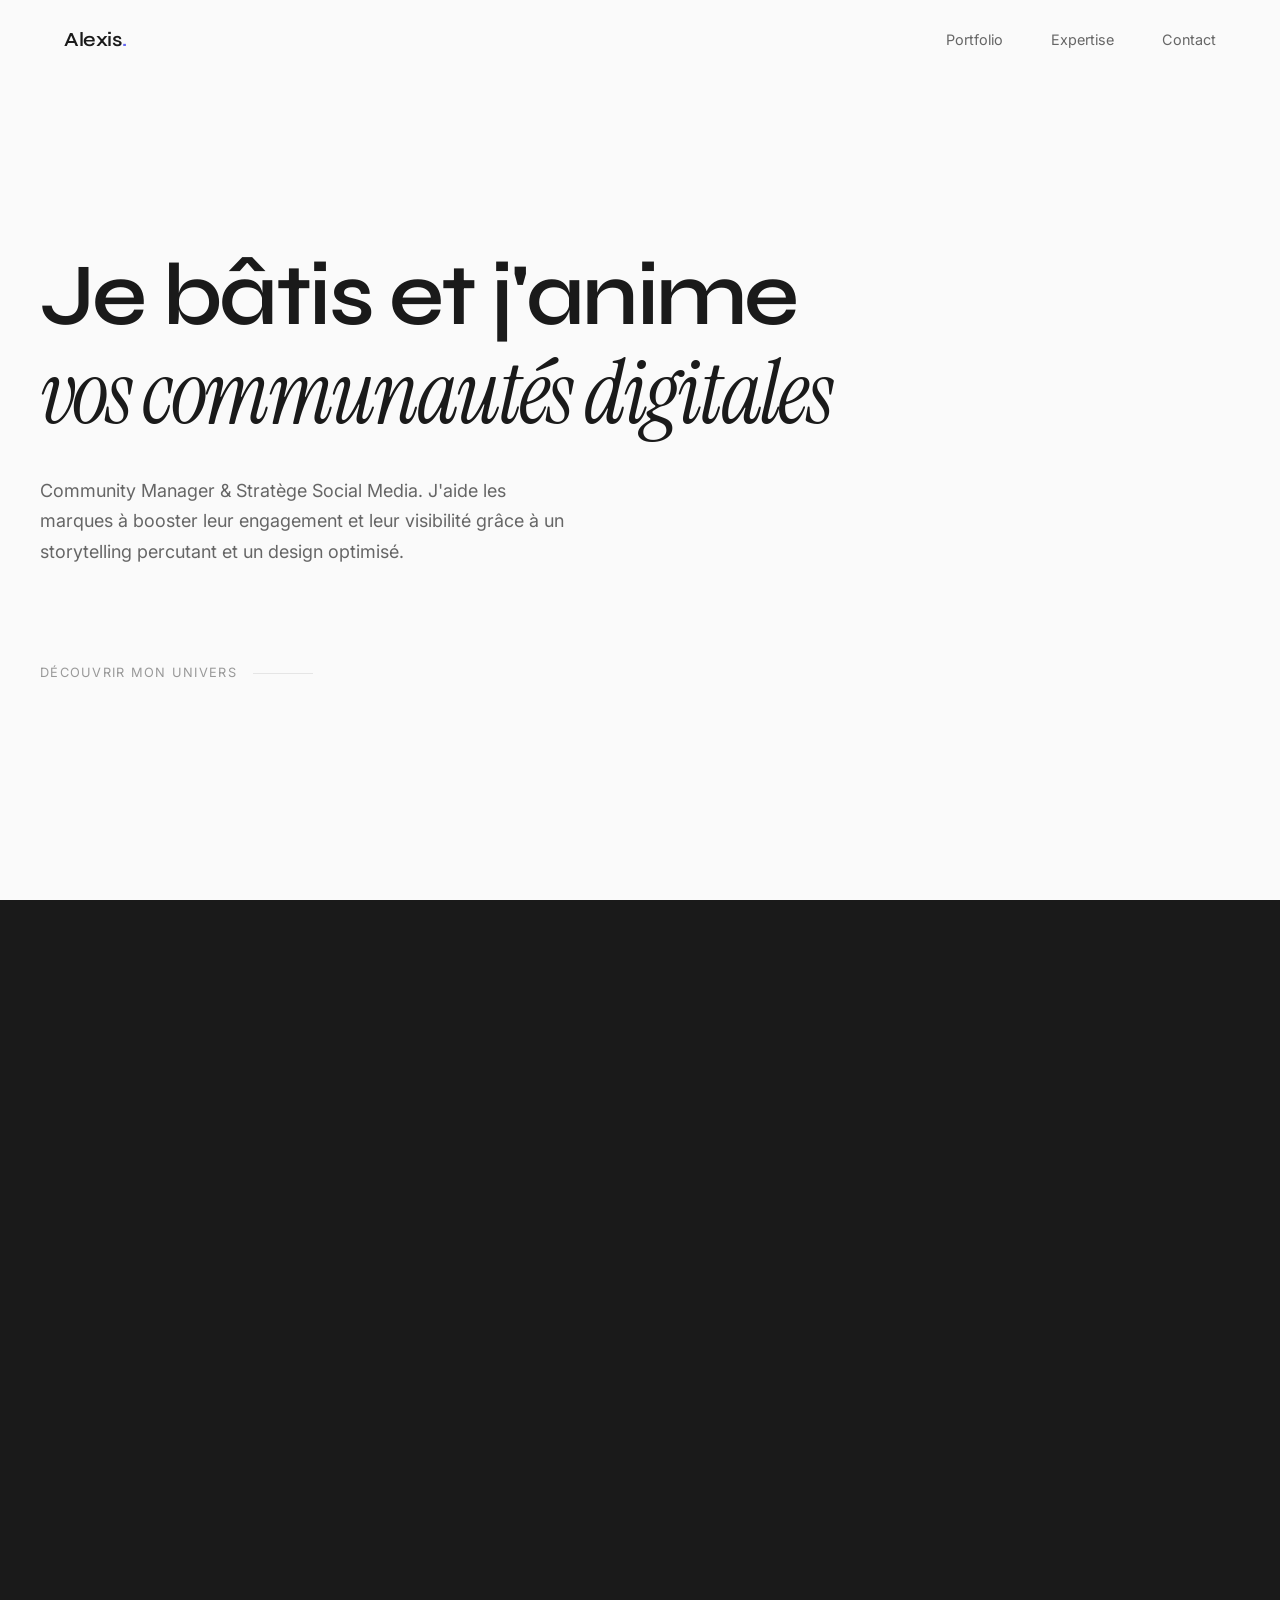
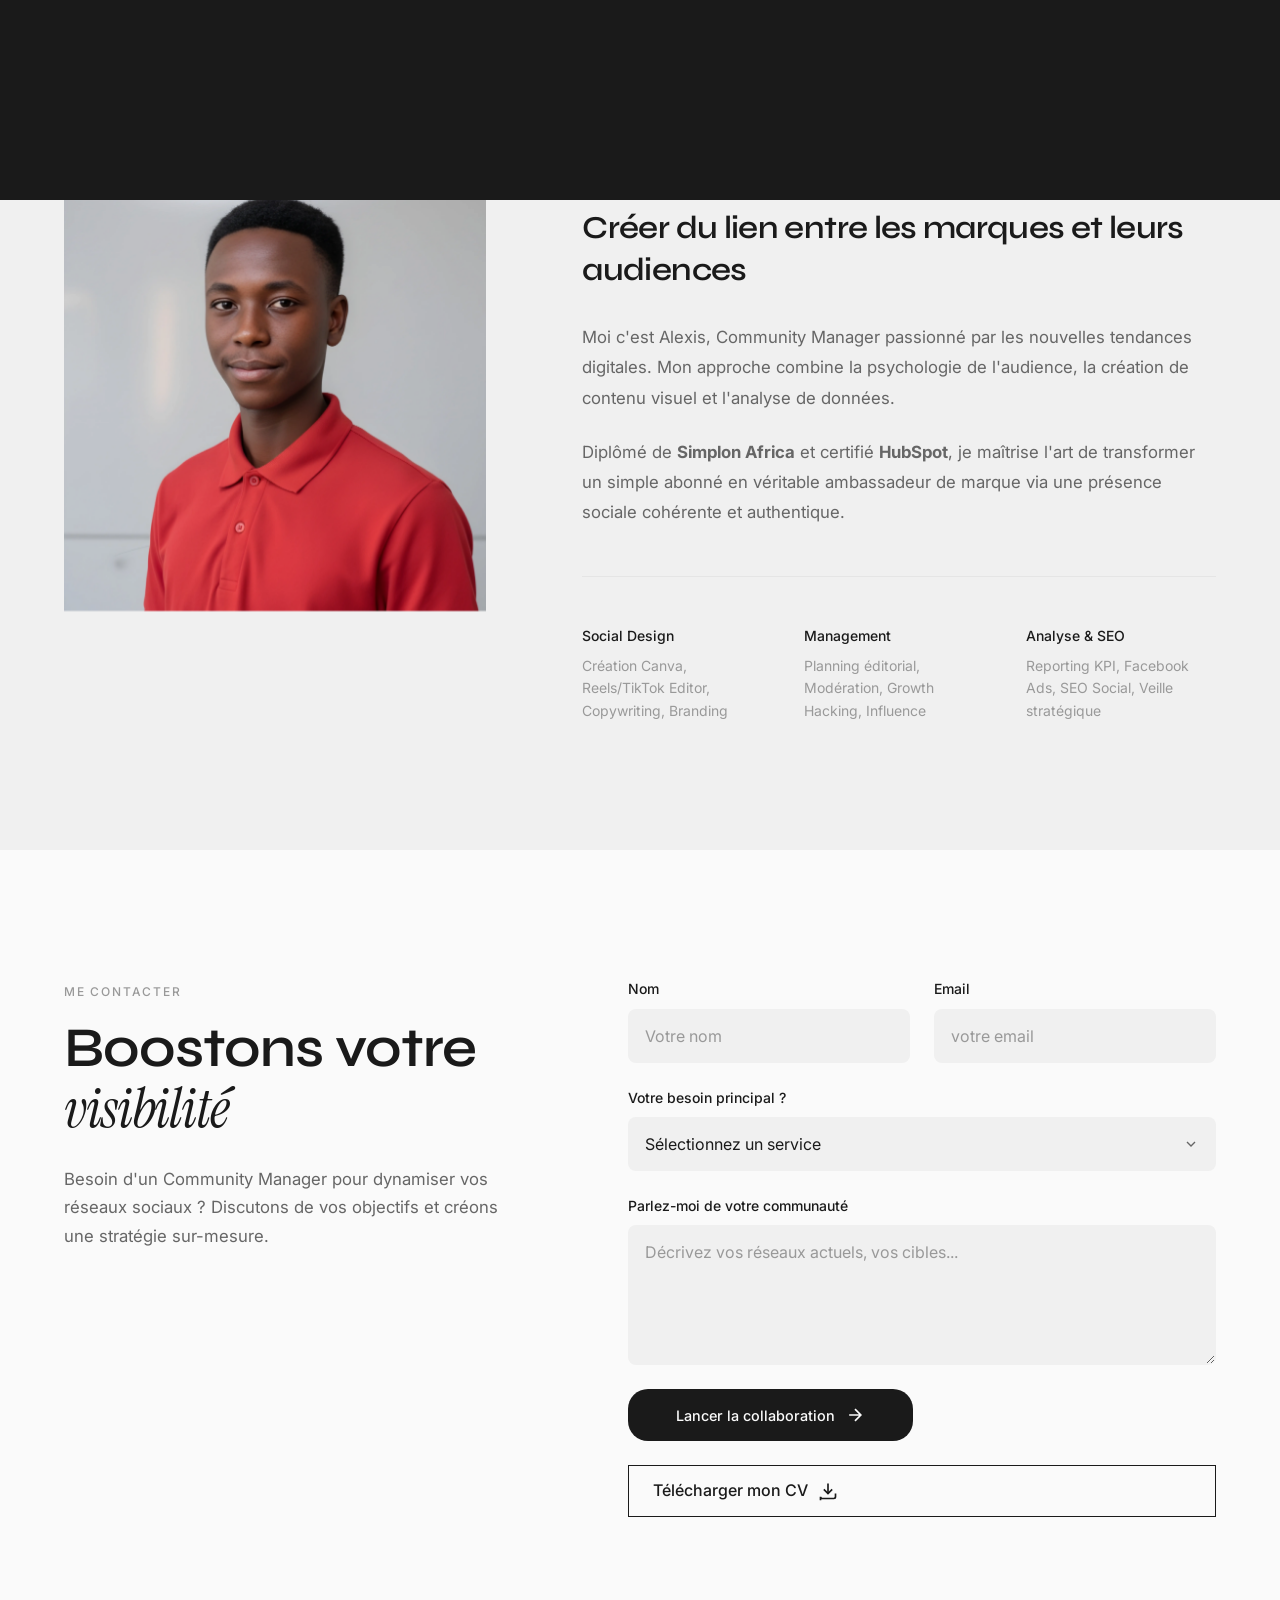
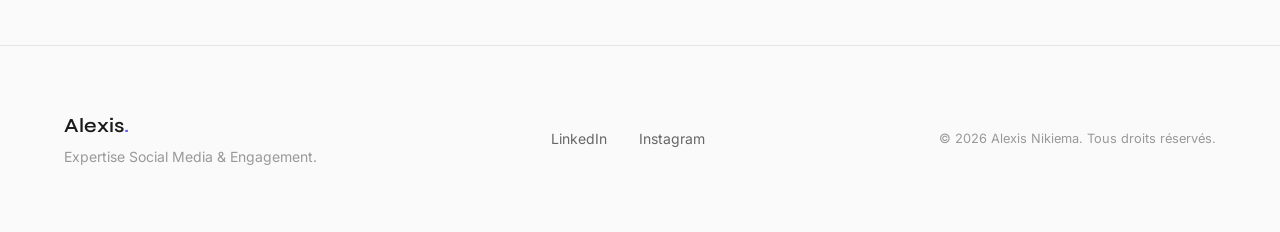
<file: index.html>
<!DOCTYPE html>
<html lang="fr">
<head>
    <meta charset="UTF-8">
    <meta name="viewport" content="width=device-width, initial-scale=1.0">
    <meta name="description" content="Alexis Nikiema - Community Manager & Social Media Manager. Expert en stratégie de contenu, engagement d'audience et design social media.">
    <title>Alexis Nikiema | Community Manager & Expert Social Media</title>
    
    <link rel="preconnect" href="https://fonts.googleapis.com">
    <link rel="preconnect" href="https://fonts.gstatic.com" crossorigin>
    <link rel="preconnect" href="https://wqzpyxqdrtnzbgegbdqk.supabase.co">
    <link href="https://fonts.googleapis.com/css2?family=Instrument+Serif:ital@0;1&family=Inter:wght@300;400;500&family=Syne:wght@400;500;600;700&display=swap" rel="stylesheet">
    <link rel="icon" href="img/profils.webp" type="image/webp">
    <link rel="shortcut icon" href="img/profils.webp" type="image/webp">
    <link rel="apple-touch-icon" href="img/profils.webp">
    
    <link rel="stylesheet" href="css/style.css">
    
    <script>
        // Config publique — Supabase en lecture avec la clé ANON uniquement.
        window.SUPABASE_URL = 'https://wqzpyxqdrtnzbgegbdqk.supabase.co';
        window.SUPABASE_ANON_KEY = 'eyJhbGciOiJIUzI1NiIsInR5cCI6IkpXVCJ9.eyJpc3MiOiJzdXBhYmFzZSIsInJlZiI6IndxenB5eHFkcnRuemJnZWdiZHFrIiwicm9sZSI6ImFub24iLCJpYXQiOjE3OTAzMzE5OTIsImV4cCI6MjEwNTkwNzk5Mn0.VkZgU4uA3P6lhE-k4NsySAskAbNcy0GNWjr_2SmQQzc';
        // Images relatives : toujours servies depuis OVH.
        window.STORAGE_URL = 'https://porto.iafr-ahd.com/storage';
        window.API_URL = 'https://porto.iafr-ahd.com';
    </script>
    
</head>
<body>
    <div class="cursor-follower" id="cursor-follower"></div>

    <header class="header">
        <nav class="nav">
            <a href="/" class="nav-logo">Alexis<span>.</span></a>
            
            <div class="nav-menu" id="nav-menu">
                <a href="#work" class="nav-link">Portfolio</a>
                <a href="#about" class="nav-link">Expertise</a>
                <a href="#contact" class="nav-link">Contact</a>
            </div>
            
            <button class="nav-toggle" id="nav-toggle" aria-label="Menu">
                <span></span>
            </button>
        </nav>
    </header>

    <div class="mobile-menu-overlay" id="mobile-menu">
        <nav class="mobile-nav">
            <a href="#work" class="mobile-nav-link">Portfolio</a>
            <a href="#about" class="mobile-nav-link">Expertise</a>
            <a href="#contact" class="mobile-nav-link">Contact</a>
        </nav>
    </div>

    <section class="hero" id="home">
        <div class="hero-content">
            <h1 class="hero-title">
                <span class="hero-line">Je bâtis et j'anime</span>
                <span class="hero-line">
                    <em>vos communautés digitales</em>
                </span>
            </h1>
            
            <p class="hero-intro">
                Community Manager & Stratège Social Media. J'aide les marques à booster leur engagement et leur visibilité grâce à un storytelling percutant et un design optimisé.
            </p>
            
            <div class="hero-scroll">
                <span>Découvrir mon univers</span>
                <div class="scroll-line"></div>
            </div>
        </div>
    </section>

    <section class="work" id="work">
        <div class="container">
            <header class="section-header">
                <span class="section-label">Mes Réalisations</span>
                <h2 class="section-title">Campagnes & Contenus</h2>
            </header>

            <div class="work-filters">
                <button class="filter-tab active" data-filter="all">Tous</button>
                <button class="filter-tab" data-filter="Graphisme">Social Design</button>
                <button class="filter-tab" data-filter="Marketing">Stratégie & Ads</button>
                <button class="filter-tab" data-filter="Développement Mobile">Modération & Vidéo</button>
            </div>

            <div class="projects-grid" id="projects-grid">
                </div>

            <div class="loading" id="loading">
                <div class="loading-spinner"></div>
                <p class="loading-text">Chargement du portfolio...</p>
            </div>

            <div class="empty-state hidden" id="empty-state">
                <p>Aucune étude de cas dans cette catégorie pour le moment.</p>
            </div>
        </div>
    </section>

    <section class="about" id="about">
        <div class="container">
            <div class="about-layout">
                <div class="about-image-col">
    <div class="about-image">
        <img src="img/profils.webp" alt="Alexis Nikiema" class="profile-photo">
    </div>
</div>
                
                <div class="about-content-col">
                    <span class="section-label">À propos</span>
                    <h2 class="about-title">
                        Créer du lien entre les marques et leurs audiences
                    </h2>
                    
                    <div class="about-text">
                        <p>
                            Moi c'est Alexis, Community Manager passionné par les nouvelles tendances digitales. Mon approche combine la psychologie de l'audience, la création de contenu visuel et l'analyse de données.
                        </p>
                        <p>
                            Diplômé de <strong>Simplon Africa</strong> et certifié <strong>HubSpot</strong>, je maîtrise l'art de transformer un simple abonné en véritable ambassadeur de marque via une présence sociale cohérente et authentique.
                        </p>
                    </div>

                    <div class="about-skills">
                        <div class="skill-group">
                            <h4>Social Design</h4>
                            <p>Création Canva, Reels/TikTok Editor, Copywriting, Branding</p>
                        </div>
                        <div class="skill-group">
                            <h4>Management</h4>
                            <p>Planning éditorial, Modération, Growth Hacking, Influence</p>
                        </div>
                        <div class="skill-group">
                            <h4>Analyse & SEO</h4>
                            <p>Reporting KPI, Facebook Ads, SEO Social, Veille stratégique</p>
                        </div>
                    </div>
                </div>
            </div>
        </div>
    </section>

    <section class="contact" id="contact">
        <div class="container">
            <div class="contact-layout">
                <div class="contact-header">
                    <span class="section-label">Me contacter</span>
                    <h2 class="contact-title">
                        Boostons votre<br><em>visibilité</em>
                    </h2>
                    <p class="contact-intro">
                        Besoin d'un Community Manager pour dynamiser vos réseaux sociaux ? Discutons de vos objectifs et créons une stratégie sur-mesure.
                    </p>
                </div>

                <form class="contact-form" id="contact-form">
                    <div class="form-row">
                        <div class="form-field">
                            <label for="name">Nom</label>
                            <input type="text" id="name" name="name" required placeholder="Votre nom">
                        </div>
                        <div class="form-field">
                            <label for="email">Email</label>
                            <input type="email" id="email" name="email" required placeholder="votre email">
                        </div>
                    </div>
                    
                    <div class="form-field">
                        <label for="subject">Votre besoin principal ?</label>
                        <select id="subject" name="subject" required>
                            <option value="">Sélectionnez un service</option>
                            <option value="graphisme">Gestion de réseaux sociaux</option>
                            <option value="marketing">Création de contenu (Photo/Vidéo)</option>
                            <option value="mobile">Publicité (Ads)</option>
                            <option value="other">Audit & Stratégie</option>
                        </select>
                    </div>
                    
                    <div class="form-field">
                        <label for="message">Parlez-moi de votre communauté</label>
                        <textarea id="message" name="message" rows="5" required placeholder="Décrivez vos réseaux actuels, vos cibles..."></textarea>
                    </div>
                    
                    <button type="submit" class="btn-submit" style="display: inline-flex; align-items: center; gap: 10px;">
    <span>Lancer la collaboration</span>
    <svg width="20" height="20" viewBox="0 0 24 24" fill="none" stroke="currentColor" stroke-width="2">
        <path d="M5 12h14M12 5l7 7-7 7"/>
    </svg>
</button>
                    <a href="assets/CV_Alexis_Nikiema.pdf" download="CV_Alexis_Nikiema" class="btn-download">
        <span>Télécharger mon CV</span>
        <svg width="20" height="20" viewBox="0 0 24 24" fill="none" stroke="currentColor" stroke-width="2">
            <path d="M21 15v4a2 2 0 0 1-2 2H5a2 2 0 0 1-2-2v4"></path>
            <polyline points="7 10 12 15 17 10"></polyline>
            <line x1="12" y1="15" x2="12" y2="3"></line>
        </svg>
    </a>
                </form>
            </div>
        </div>
    </section>

    <footer class="footer">
        <div class="container">
            <div class="footer-content">
                <div class="footer-left">
                    <span class="footer-logo">Alexis<span>.</span></span>
                    <p class="footer-tagline">Expertise Social Media & Engagement.</p>
                </div>
                
                <div class="footer-links">
                    <a href="https://www.linkedin.com/in/alexis-wendtoin-nikiema191" target="_blank" rel="noopener">LinkedIn</a>
                    <a href="https://www.facebook.com/share/p/1ZYyooYjSP/" target="_blank" rel="noopener">Instagram</a>
                </div>
                
                <div class="footer-copyright">
                    <p>© <span id="current-year"></span> Alexis Nikiema. Tous droits réservés.</p>
                </div>
            </div>
        </div>
    </footer>

    <div class="page-transition" id="page-transition">
        <div class="transition-bg"></div>
    </div>

    <script src="js/api-config.js"></script>
    <script src="js/image-webp.js"></script>
    <script src="js/project.js"></script>
</body>
</html>
</file>
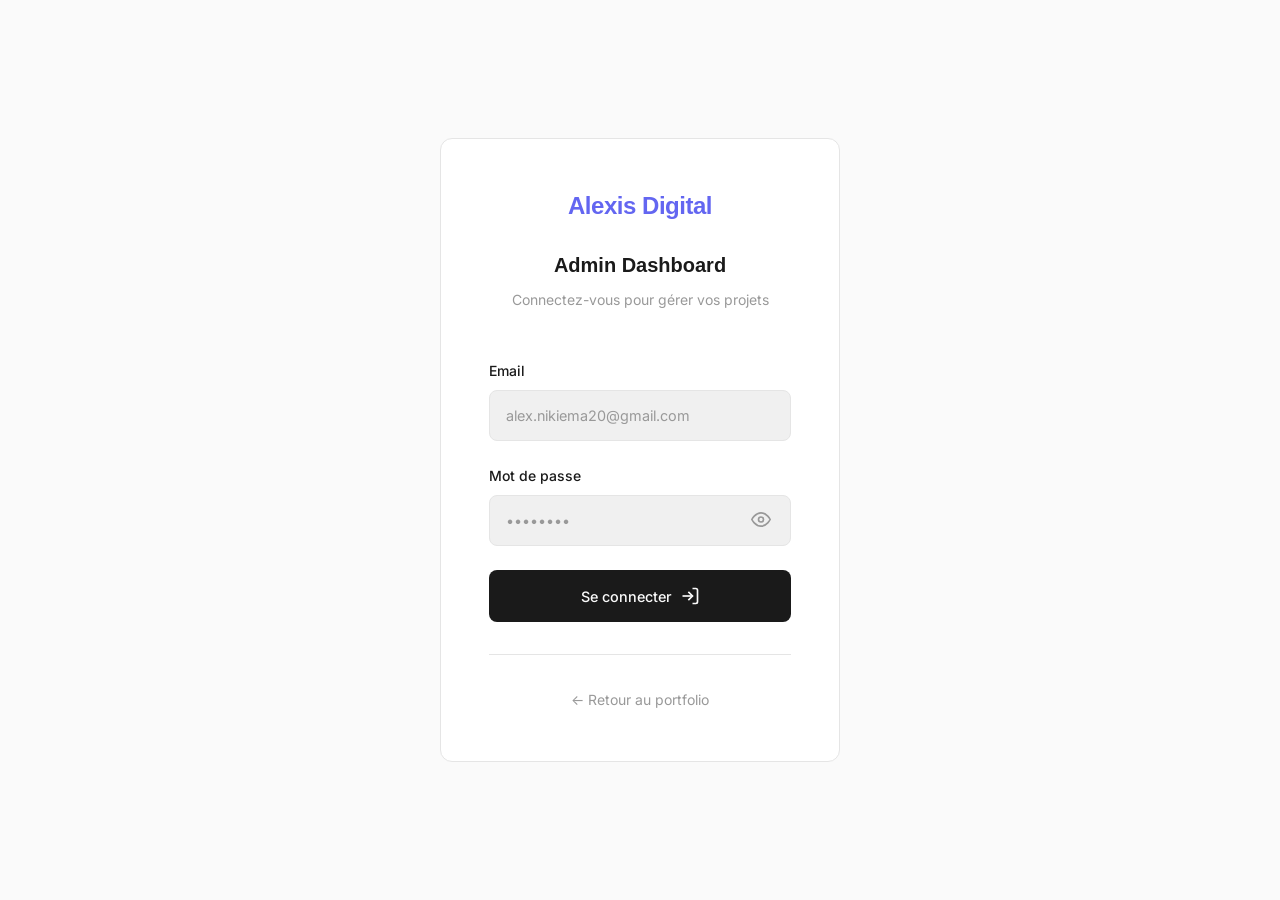
<file: admin.html>
<!DOCTYPE html>
<html lang="fr">
<head>
    <meta charset="UTF-8">
    <meta name="viewport" content="width=device-width, initial-scale=1.0">
    <title>Admin Dashboard | Alexis Digital</title>
    
    <!-- Google Fonts -->
    <link rel="preconnect" href="https://fonts.googleapis.com">
    <link rel="preconnect" href="https://fonts.gstatic.com" crossorigin>
    <link href="https://fonts.googleapis.com/css2?family=Inter:wght@300;400;500;600;700;800&family=Space+Grotesk:wght@400;500;600;700&display=swap" rel="stylesheet">
    <link rel="icon" href="img/profils.webp" type="image/webp">
    <link rel="shortcut icon" href="img/profils.webp" type="image/webp">
    <link rel="apple-touch-icon" href="img/profils.webp">
    
    <!-- Styles -->
    <link rel="stylesheet" href="css/style.css">
    
    <script>
        window.SUPABASE_URL = 'https://wqzpyxqdrtnzbgegbdqk.supabase.co';
        window.SUPABASE_ANON_KEY = 'eyJhbGciOiJIUzI1NiIsInR5cCI6IkpXVCJ9.eyJpc3MiOiJzdXBhYmFzZSIsInJlZiI6IndxenB5eHFkcnRuemJnZWdiZHFrIiwicm9sZSI6ImFub24iLCJpYXQiOjE3OTAzMzE5OTIsImV4cCI6MjEwNTkwNzk5Mn0.VkZgU4uA3P6lhE-k4NsySAskAbNcy0GNWjr_2SmQQzc';
        window.STORAGE_URL = 'https://porto.iafr-ahd.com/storage';
        window.API_URL = 'https://porto.iafr-ahd.com';
    </script>
</head>
<body class="admin-body">
    <!-- ============================================
         LOGIN FORM
         ============================================ -->
    <div class="auth-container" id="auth-container">
        <div class="auth-card">
            <div class="auth-header">
                <a href="/" class="nav-logo">
                    <span class="logo-text">Alexis</span>
                    <span class="logo-accent">Digital</span>
                </a>
                <h1>Admin Dashboard</h1>
                <p>Connectez-vous pour gérer vos projets</p>
            </div>
            
            <form class="auth-form" id="login-form">
                <div class="form-group">
                    <label for="login-email">Email</label>
                    <input type="email" id="login-email" required placeholder="alex.nikiema20@gmail.com">
                </div>
                <div class="form-group">
                    <label for="login-password">Mot de passe</label>
                    <div class="password-input">
                        <input type="password" id="login-password" required placeholder="••••••••">
                        <button type="button" class="toggle-password" aria-label="Toggle password visibility">
                            <svg width="20" height="20" viewBox="0 0 24 24" fill="none" stroke="currentColor" stroke-width="2">
                                <path d="M1 12s4-8 11-8 11 8 11 8-4 8-11 8-11-8-11-8z"/>
                                <circle cx="12" cy="12" r="3"/>
                            </svg>
                        </button>
                    </div>
                </div>
                <div class="form-error hidden" id="login-error"></div>
                <button type="submit" class="btn btn-primary btn-full" id="login-btn">
                    <span>Se connecter</span>
                    <svg width="20" height="20" viewBox="0 0 24 24" fill="none" stroke="currentColor" stroke-width="2">
                        <path d="M15 3h4a2 2 0 0 1 2 2v14a2 2 0 0 1-2 2h-4"/>
                        <polyline points="10 17 15 12 10 7"/>
                        <line x1="15" y1="12" x2="3" y2="12"/>
                    </svg>
                </button>
            </form>
            
            <div class="auth-footer">
                <a href="/">← Retour au portfolio</a>
            </div>
        </div>
    </div>

    <!-- ============================================
         ADMIN DASHBOARD
         ============================================ -->
    <div class="admin-container hidden" id="admin-container">
        <!-- Admin Sidebar -->
        <aside class="admin-sidebar">
            <div class="sidebar-header">
                <a href="/" class="nav-logo">
                    <span class="logo-text">Alexis</span>
                    <span class="logo-accent">Digital</span>
                </a>
            </div>
            
            <nav class="sidebar-nav">
                <a href="#" class="sidebar-link active" data-section="dashboard">
                    <svg width="20" height="20" viewBox="0 0 24 24" fill="none" stroke="currentColor" stroke-width="2">
                        <rect x="3" y="3" width="7" height="7"/>
                        <rect x="14" y="3" width="7" height="7"/>
                        <rect x="14" y="14" width="7" height="7"/>
                        <rect x="3" y="14" width="7" height="7"/>
                    </svg>
                    <span>Dashboard</span>
                </a>
                <a href="#" class="sidebar-link" data-section="projects">
                    <svg width="20" height="20" viewBox="0 0 24 24" fill="none" stroke="currentColor" stroke-width="2">
                        <path d="M22 19a2 2 0 0 1-2 2H4a2 2 0 0 1-2-2V5a2 2 0 0 1 2-2h5l2 3h9a2 2 0 0 1 2 2z"/>
                    </svg>
                    <span>Projets</span>
                </a>
                <a href="#" class="sidebar-link" data-section="add-project">
                    <svg width="20" height="20" viewBox="0 0 24 24" fill="none" stroke="currentColor" stroke-width="2">
                        <circle cx="12" cy="12" r="10"/>
                        <line x1="12" y1="8" x2="12" y2="16"/>
                        <line x1="8" y1="12" x2="16" y2="12"/>
                    </svg>
                    <span>Ajouter un projet</span>
                </a>
                <a href="#" class="sidebar-link" data-section="messages">
                    <svg width="20" height="20" viewBox="0 0 24 24" fill="none" stroke="currentColor" stroke-width="2">
                        <path d="M21 15a2 2 0 0 1-2 2H7l-4 4V5a2 2 0 0 1 2-2h14a2 2 0 0 1 2 2z"/>
                    </svg>
                    <span>Messages</span>
                    <span class="messages-badge" id="messages-badge" style="margin-left:auto;min-width:20px;height:20px;padding:0 6px;border-radius:10px;background:#6c5ce7;color:#fff;font-size:11px;font-weight:700;display:none;align-items:center;justify-content:center;"></span>
                </a>
            </nav>
            
            <div class="sidebar-footer">
                <div class="user-info">
                    <div class="user-avatar">
                        <span id="user-initial">A</span>
                    </div>
                    <div class="user-details">
                        <span class="user-name" id="user-email">alex.nikiema20@gmail.com</span>
                        <span class="user-role">Administrateur</span>
                    </div>
                </div>
                <button class="logout-btn" id="logout-btn">
                    <svg width="20" height="20" viewBox="0 0 24 24" fill="none" stroke="currentColor" stroke-width="2">
                        <path d="M9 21H5a2 2 0 0 1-2-2V5a2 2 0 0 1 2-2h4"/>
                        <polyline points="16 17 21 12 16 7"/>
                        <line x1="21" y1="12" x2="9" y2="12"/>
                    </svg>
                    <span>Déconnexion</span>
                </button>
            </div>
        </aside>

        <!-- Main Content -->
        <main class="admin-main">
            <!-- Dashboard Section -->
            <section class="admin-section active" id="section-dashboard">
                <div class="section-header">
                    <h1>Dashboard</h1>
                    <p>Bienvenue dans votre espace d'administration</p>
                </div>
                
                <div class="stats-grid">
                    <div class="stat-card">
                        <div class="stat-icon" style="background: linear-gradient(135deg, #6c5ce7, #a29bfe);">
                            <svg width="24" height="24" viewBox="0 0 24 24" fill="none" stroke="currentColor" stroke-width="2">
                                <path d="M22 19a2 2 0 0 1-2 2H4a2 2 0 0 1-2-2V5a2 2 0 0 1 2-2h5l2 3h9a2 2 0 0 1 2 2z"/>
                            </svg>
                        </div>
                        <div class="stat-content">
                            <span class="stat-value" id="total-projects">0</span>
                            <span class="stat-label">Total Projets</span>
                        </div>
                    </div>
                    
                    <div class="stat-card">
                        <div class="stat-icon" style="background: linear-gradient(135deg, #00b894, #55efc4);">
                            <svg width="24" height="24" viewBox="0 0 24 24" fill="none" stroke="currentColor" stroke-width="2">
                                <circle cx="12" cy="12" r="10"/>
                                <path d="M8 14s1.5 2 4 2 4-2 4-2"/>
                                <line x1="9" y1="9" x2="9.01" y2="9"/>
                                <line x1="15" y1="9" x2="15.01" y2="9"/>
                            </svg>
                        </div>
                        <div class="stat-content">
                            <span class="stat-value" id="graphisme-count">0</span>
                            <span class="stat-label">Graphisme</span>
                        </div>
                    </div>
                    
                    <div class="stat-card">
                        <div class="stat-icon" style="background: linear-gradient(135deg, #e17055, #fab1a0);">
                            <svg width="24" height="24" viewBox="0 0 24 24" fill="none" stroke="currentColor" stroke-width="2">
                                <path d="M22 12h-4l-3 9L9 3l-3 9H2"/>
                            </svg>
                        </div>
                        <div class="stat-content">
                            <span class="stat-value" id="marketing-count">0</span>
                            <span class="stat-label">Marketing</span>
                        </div>
                    </div>
                    
                    <div class="stat-card">
                        <div class="stat-icon" style="background: linear-gradient(135deg, #0984e3, #74b9ff);">
                            <svg width="24" height="24" viewBox="0 0 24 24" fill="none" stroke="currentColor" stroke-width="2">
                                <rect x="5" y="2" width="14" height="20" rx="2" ry="2"/>
                                <line x1="12" y1="18" x2="12.01" y2="18"/>
                            </svg>
                        </div>
                        <div class="stat-content">
                            <span class="stat-value" id="mobile-count">0</span>
                            <span class="stat-label">Mobile</span>
                        </div>
                    </div>

                    <div class="stat-card" data-section="messages" style="cursor:pointer;">
                        <div class="stat-icon" style="background: linear-gradient(135deg, #fd79a8, #fab1c0);">
                            <svg width="24" height="24" viewBox="0 0 24 24" fill="none" stroke="currentColor" stroke-width="2">
                                <path d="M21 15a2 2 0 0 1-2 2H7l-4 4V5a2 2 0 0 1 2-2h14a2 2 0 0 1 2 2z"/>
                            </svg>
                        </div>
                        <div class="stat-content">
                            <span class="stat-value" id="messages-count">0</span>
                            <span class="stat-label">Messages reçus</span>
                        </div>
                    </div>
                </div>

                <div class="recent-projects">
                    <div class="card-header">
                        <h2>Projets récents</h2>
                        <a href="#" class="btn btn-secondary btn-sm" data-section="projects">Voir tout</a>
                    </div>
                    <div class="projects-table-wrapper">
                        <table class="projects-table">
                            <thead>
                                <tr>
                                    <th>Projet</th>
                                    <th>Catégorie</th>
                                    <th>Date</th>
                                    <th>Actions</th>
                                </tr>
                            </thead>
                            <tbody id="recent-projects-list">
                                <!-- Populated by JavaScript -->
                            </tbody>
                        </table>
                    </div>
                </div>
            </section>

            <!-- Projects Section -->
            <section class="admin-section" id="section-projects">
                <div class="section-header">
                    <div>
                        <h1>Tous les projets</h1>
                        <p>Gérez vos projets portfolio</p>
                    </div>
                    <button class="btn btn-primary" data-section="add-project">
                        <svg width="20" height="20" viewBox="0 0 24 24" fill="none" stroke="currentColor" stroke-width="2">
                            <line x1="12" y1="5" x2="12" y2="19"/>
                            <line x1="5" y1="12" x2="19" y2="12"/>
                        </svg>
                        <span>Nouveau projet</span>
                    </button>
                </div>
                
                <div class="projects-filters">
                    <div class="search-box">
                        <svg width="20" height="20" viewBox="0 0 24 24" fill="none" stroke="currentColor" stroke-width="2">
                            <circle cx="11" cy="11" r="8"/>
                            <path d="m21 21-4.35-4.35"/>
                        </svg>
                        <input type="text" id="search-projects" placeholder="Rechercher un projet...">
                    </div>
                    <select class="filter-select" id="filter-category">
                        <option value="all">Toutes les catégories</option>
                        <option value="Graphisme">Graphisme</option>
                        <option value="Marketing">Marketing</option>
                        <option value="Développement Mobile">Développement Mobile</option>
                    </select>
                </div>
                
                <div class="projects-grid-admin" id="projects-list">
                    <!-- Populated by JavaScript -->
                </div>
                
                <div class="loading-state hidden" id="projects-loading">
                    <div class="loader"></div>
                    <p>Chargement des projets...</p>
                </div>
                
                <div class="empty-state hidden" id="projects-empty">
                    <svg width="64" height="64" viewBox="0 0 24 24" fill="none" stroke="currentColor" stroke-width="1.5">
                        <path d="M22 19a2 2 0 0 1-2 2H4a2 2 0 0 1-2-2V5a2 2 0 0 1 2-2h5l2 3h9a2 2 0 0 1 2 2z"/>
                    </svg>
                    <h3>Aucun projet</h3>
                    <p>Commencez par créer votre premier projet</p>
                    <button class="btn btn-primary" data-section="add-project">Créer un projet</button>
                </div>
            </section>

            <!-- Add/Edit Project Section -->
            <section class="admin-section" id="section-add-project">
                <div class="section-header">
                    <div>
                        <h1 id="form-title">Ajouter un projet</h1>
                        <p id="form-subtitle">Remplissez les informations du projet</p>
                    </div>
                    <button class="btn btn-secondary" data-section="projects">
                        <svg width="20" height="20" viewBox="0 0 24 24" fill="none" stroke="currentColor" stroke-width="2">
                            <line x1="19" y1="12" x2="5" y2="12"/>
                            <polyline points="12 19 5 12 12 5"/>
                        </svg>
                        <span>Retour</span>
                    </button>
                </div>
                
                <form class="project-form" id="project-form">
                    <input type="hidden" id="project-id">
                    
                    <div class="form-grid">
                        <div class="form-column">
                            <div class="form-group">
                                <label for="project-title">Titre du projet *</label>
                                <input type="text" id="project-title" required placeholder="Ex: Refonte identité visuelle XYZ">
                            </div>
                            
                            <div class="form-group">
                                <label for="project-category">Catégorie *</label>
                                <select id="project-category" required>
                                    <option value="">Sélectionnez une catégorie</option>
                                    <option value="Graphisme">Graphisme</option>
                                    <option value="Marketing">Marketing</option>
                                    <option value="Développement Mobile">Développement Mobile</option>
                                </select>
                            </div>
                            
                            <div class="form-group">
                                <label for="project-description">Description *</label>
                                <textarea id="project-description" rows="6" required placeholder="Décrivez le projet, les objectifs, les résultats..."></textarea>
                            </div>
                        </div>
                        
                        <div class="form-column">
                            <!-- Thumbnail Upload -->
                            <div class="form-group">
                                <label>Miniature (Thumbnail) *</label>
                                <div class="upload-zone" id="thumbnail-zone">
                                    <input type="file" id="thumbnail-input" accept="image/*" class="hidden">
                                    <div class="upload-content" id="thumbnail-preview">
                                        <svg width="48" height="48" viewBox="0 0 24 24" fill="none" stroke="currentColor" stroke-width="1.5">
                                            <rect x="3" y="3" width="18" height="18" rx="2" ry="2"/>
                                            <circle cx="8.5" cy="8.5" r="1.5"/>
                                            <polyline points="21 15 16 10 5 21"/>
                                        </svg>
                                        <p>Cliquez ou glissez une image</p>
                                        <span>PNG, JPG jusqu'à 5MB • Recommandé: 400x300px</span>
                                    </div>
                                </div>
                            </div>
                            
                            <!-- Main Image Upload -->
                            <div class="form-group">
                                <label>Image principale *</label>
                                <div class="upload-zone" id="image-zone">
                                    <input type="file" id="image-input" accept="image/*" class="hidden">
                                    <div class="upload-content" id="image-preview">
                                        <svg width="48" height="48" viewBox="0 0 24 24" fill="none" stroke="currentColor" stroke-width="1.5">
                                            <rect x="3" y="3" width="18" height="18" rx="2" ry="2"/>
                                            <circle cx="8.5" cy="8.5" r="1.5"/>
                                            <polyline points="21 15 16 10 5 21"/>
                                        </svg>
                                        <p>Cliquez ou glissez une image</p>
                                        <span>PNG, JPG jusqu'à 10MB • Recommandé: 1200x800px</span>
                                    </div>
                                </div>
                            </div>
                        </div>
                    </div>
                    
                    <div class="form-actions">
                        <button type="button" class="btn btn-secondary" id="cancel-form">Annuler</button>
                        <button type="submit" class="btn btn-primary" id="submit-form">
                            <span id="submit-text">Créer le projet</span>
                            <svg width="20" height="20" viewBox="0 0 24 24" fill="none" stroke="currentColor" stroke-width="2">
                                <path d="M5 12h14M12 5l7 7-7 7"/>
                            </svg>
                        </button>
                    </div>
                </form>
            </section>

            <!-- Messages Section -->
            <section class="admin-section" id="section-messages">
                <div class="section-header">
                    <div>
                        <h1>Messages reçus</h1>
                        <p>Les messages envoyés depuis le formulaire de contact de ton site.</p>
                    </div>
                    <button class="btn btn-secondary" id="refresh-messages">
                        <svg width="18" height="18" viewBox="0 0 24 24" fill="none" stroke="currentColor" stroke-width="2">
                            <polyline points="23 4 23 10 17 10"/><polyline points="1 20 1 14 7 14"/>
                            <path d="M3.51 9a9 9 0 0 1 14.85-3.36L23 10M1 14l4.64 4.36A9 9 0 0 0 20.49 15"/>
                        </svg>
                        Actualiser
                    </button>
                </div>
                <div class="loading-state hidden" id="messages-loading">
                    <div class="loader"></div>
                    <p>Chargement des messages...</p>
                </div>
                <div class="empty-state hidden" id="messages-empty">
                    <svg width="48" height="48" viewBox="0 0 24 24" fill="none" stroke="currentColor" stroke-width="1.5">
                        <path d="M21 15a2 2 0 0 1-2 2H7l-4 4V5a2 2 0 0 1 2-2h14a2 2 0 0 1 2 2z"/>
                    </svg>
                    <h3>Aucun message</h3>
                    <p>Les messages de tes visiteurs apparaîtront ici.</p>
                </div>
                <div class="messages-list" id="messages-list"></div>
            </section>
        </main>
    </div>

    <!-- Delete Confirmation Modal -->
    <div class="modal-overlay" id="delete-modal">
        <div class="modal-content modal-sm">
            <div class="modal-icon danger">
                <svg width="48" height="48" viewBox="0 0 24 24" fill="none" stroke="currentColor" stroke-width="2">
                    <path d="M3 6h18"/>
                    <path d="M19 6v14a2 2 0 0 1-2 2H7a2 2 0 0 1-2-2V6m3 0V4a2 2 0 0 1 2-2h4a2 2 0 0 1 2 2v2"/>
                    <line x1="10" y1="11" x2="10" y2="17"/>
                    <line x1="14" y1="11" x2="14" y2="17"/>
                </svg>
            </div>
            <h2>Supprimer le projet ?</h2>
            <p>Cette action est irréversible. Le projet et ses images seront définitivement supprimés.</p>
            <div class="modal-actions">
                <button class="btn btn-secondary" id="cancel-delete">Annuler</button>
                <button class="btn btn-danger" id="confirm-delete">Supprimer</button>
            </div>
        </div>
    </div>

    <!-- Notification Container -->
    <div id="notification-container"></div>

    <!-- Scripts -->
    <script src="js/api-config.js"></script>
    <script src="js/image-webp.js"></script>
    <script src="js/admin.js"></script>
</body>
</html>
</file>
<file: css/style.css>
/**
 * ============================================
 * ALEXIS DIGITAL - REDESIGNED PORTFOLIO
 * ============================================
 * Minimal, elegant, human-designed aesthetic
 * Inspired by real designer portfolios
 */

/* ============================================
   CSS VARIABLES
   ============================================ */
:root {
    /* Colors - Refined neutral palette */
    --color-bg: #fafafa;
    --color-bg-alt: #f0f0f0;
    --color-surface: #ffffff;
    
    --color-text: #1a1a1a;
    --color-text-secondary: #666666;
    --color-text-muted: #999999;
    
    --color-accent: #1a1a1a;
    --color-accent-hover: #333333;
    
    --color-border: #e5e5e5;
    --color-border-light: #f0f0f0;
    
    /* Category colors - Subtle */
    --color-design: #6366f1;
    --color-marketing: #f59e0b;
    --color-mobile: #10b981;
    
    /* Typography */
    --font-sans: 'Inter', -apple-system, BlinkMacSystemFont, sans-serif;
    --font-display: 'Syne', sans-serif;
    --font-serif: 'Instrument Serif', Georgia, serif;
    
    /* Spacing */
    --space-xs: 0.25rem;
    --space-sm: 0.5rem;
    --space-md: 1rem;
    --space-lg: 1.5rem;
    --space-xl: 2rem;
    --space-2xl: 3rem;
    --space-3xl: 4rem;
    --space-4xl: 6rem;
    --space-5xl: 8rem;
    
    /* Layout */
    --container-max: 1200px;
    --container-narrow: 800px;
    
    /* Transitions */
    --ease-out: cubic-bezier(0.16, 1, 0.3, 1);
    --ease-in-out: cubic-bezier(0.65, 0, 0.35, 1);
    --duration-fast: 0.2s;
    --duration-normal: 0.4s;
    --duration-slow: 0.6s;
    
    /* Border Radius */
    --radius-sm: 4px;
    --radius-md: 8px;
    --radius-lg: 12px;
    --radius-xl: 20px;
}

/* Dark mode support */
@media (prefers-color-scheme: dark) {
    :root {
        --color-bg: #0f0f0f;
        --color-bg-alt: #1a1a1a;
        --color-surface: #141414;
        
        --color-text: #f5f5f5;
        --color-text-secondary: #a0a0a0;
        --color-text-muted: #666666;
        
        --color-accent: #ffffff;
        --color-accent-hover: #e0e0e0;
        
        --color-border: #2a2a2a;
        --color-border-light: #1f1f1f;
    }
}

/* ============================================
   RESET & BASE
   ============================================ */
*, *::before, *::after {
    margin: 0;
    padding: 0;
    box-sizing: border-box;
}

html {
    font-size: 16px;
    scroll-behavior: smooth;
    -webkit-font-smoothing: antialiased;
    -moz-osx-font-smoothing: grayscale;
}

body {
    font-family: var(--font-sans);
    font-weight: 400;
    line-height: 1.6;
    color: var(--color-text);
    background-color: var(--color-bg);
    overflow-x: hidden;
}

::selection {
    background: var(--color-text);
    color: var(--color-bg);
}

img {
    max-width: 100%;
    height: auto;
    display: block;
}

a {
    color: inherit;
    text-decoration: none;
}

button {
    font-family: inherit;
    cursor: pointer;
    border: none;
    background: none;
}

input, textarea, select {
    font-family: inherit;
    font-size: inherit;
}

.hidden {
    display: none !important;
}

/* Container */
.container {
    width: 100%;
    max-width: var(--container-max);
    margin: 0 auto;
    padding: 0 var(--space-lg);
}

.container-narrow {
    width: 100%;
    max-width: var(--container-narrow);
    margin: 0 auto;
    padding: 0 var(--space-lg);
}

/* ============================================
   CURSOR FOLLOWER (Subtle)
   ============================================ */
.cursor-follower {
    position: fixed;
    width: 8px;
    height: 8px;
    background: var(--color-text);
    border-radius: 50%;
    pointer-events: none;
    z-index: 9999;
    opacity: 0;
    transform: translate(-50%, -50%);
    transition: opacity 0.3s ease, transform 0.15s ease;
    mix-blend-mode: difference;
}

.cursor-follower.visible {
    opacity: 1;
}

.cursor-follower.hover {
    transform: translate(-50%, -50%) scale(4);
    opacity: 0.5;
}

@media (max-width: 768px) {
    .cursor-follower {
        display: none;
    }
}

/* ============================================
   HEADER & NAVIGATION
   ============================================ */
.header {
    position: fixed;
    top: 0;
    left: 0;
    right: 0;
    z-index: 100;
    padding: var(--space-lg) 0;
    transition: background-color var(--duration-normal) var(--ease-out),
                padding var(--duration-normal) var(--ease-out);
}

.header.scrolled {
    background-color: rgba(250, 250, 250, 0.9);
    backdrop-filter: blur(20px);
    padding: var(--space-md) 0;
    border-bottom: 1px solid var(--color-border-light);
}

@media (prefers-color-scheme: dark) {
    .header.scrolled {
        background-color: rgba(15, 15, 15, 0.9);
    }
}

.nav {
    max-width: var(--container-max);
    margin: 0 auto;
    padding: 0 var(--space-lg);
    display: flex;
    align-items: center;
    justify-content: space-between;
}

.nav-logo {
    font-family: var(--font-display);
    font-size: 1.25rem;
    font-weight: 600;
    letter-spacing: -0.02em;
}

.nav-logo span {
    color: var(--color-design);
}

.nav-menu {
    display: flex;
    align-items: center;
    gap: var(--space-2xl);
}

.nav-link {
    font-size: 0.9rem;
    font-weight: 400;
    color: var(--color-text-secondary);
    position: relative;
    transition: color var(--duration-fast) ease;
}

.nav-link::after {
    content: '';
    position: absolute;
    bottom: -4px;
    left: 0;
    width: 0;
    height: 1px;
    background: var(--color-text);
    transition: width var(--duration-normal) var(--ease-out);
}

.nav-link:hover {
    color: var(--color-text);
}

.nav-link:hover::after {
    width: 100%;
}

.nav-back {
    display: flex;
    align-items: center;
    gap: var(--space-sm);
    font-size: 0.9rem;
    color: var(--color-text-secondary);
    transition: color var(--duration-fast) ease;
}

.nav-back:hover {
    color: var(--color-text);
}

/* Mobile Menu Toggle */
.nav-toggle {
    display: none;
    width: 32px;
    height: 32px;
    position: relative;
}

.nav-toggle span {
    position: absolute;
    top: 50%;
    left: 50%;
    width: 20px;
    height: 2px;
    background: var(--color-text);
    transform: translate(-50%, -50%);
    transition: var(--duration-normal) var(--ease-out);
}

.nav-toggle span::before,
.nav-toggle span::after {
    content: '';
    position: absolute;
    left: 0;
    width: 100%;
    height: 2px;
    background: var(--color-text);
    transition: var(--duration-normal) var(--ease-out);
}

.nav-toggle span::before {
    top: -6px;
}

.nav-toggle span::after {
    top: 6px;
}

.nav-toggle.active span {
    background: transparent;
}

.nav-toggle.active span::before {
    top: 0;
    transform: rotate(45deg);
}

.nav-toggle.active span::after {
    top: 0;
    transform: rotate(-45deg);
}

@media (max-width: 768px) {
    .nav-menu {
        display: none;
    }
    
    .nav-toggle {
        display: block;
    }
}

/* Mobile Menu Overlay */
.mobile-menu-overlay {
    position: fixed;
    inset: 0;
    background: var(--color-bg);
    z-index: 99;
    display: flex;
    align-items: center;
    justify-content: center;
    opacity: 0;
    visibility: hidden;
    transition: var(--duration-normal) var(--ease-out);
}

.mobile-menu-overlay.active {
    opacity: 1;
    visibility: visible;
}

.mobile-nav {
    display: flex;
    flex-direction: column;
    align-items: center;
    gap: var(--space-xl);
}

.mobile-nav-link {
    font-family: var(--font-display);
    font-size: 2rem;
    font-weight: 500;
    color: var(--color-text);
    transform: translateY(20px);
    opacity: 0;
    transition: var(--duration-normal) var(--ease-out);
}

.mobile-menu-overlay.active .mobile-nav-link {
    transform: translateY(0);
    opacity: 1;
}

.mobile-menu-overlay.active .mobile-nav-link:nth-child(1) { transition-delay: 0.1s; }
.mobile-menu-overlay.active .mobile-nav-link:nth-child(2) { transition-delay: 0.15s; }
.mobile-menu-overlay.active .mobile-nav-link:nth-child(3) { transition-delay: 0.2s; }

/* ============================================
   HERO SECTION
   ============================================ */
.hero {
    min-height: 100vh;
    display: flex;
    align-items: center;
    padding: var(--space-5xl) var(--space-lg) var(--space-4xl);
}

.hero-content {
    max-width: var(--container-max);
    margin: 0 auto;
    width: 100%;
}

.hero-title {
    font-family: var(--font-display);
    font-size: clamp(2.5rem, 8vw, 5.5rem);
    font-weight: 600;
    line-height: 1.1;
    letter-spacing: -0.03em;
    margin-bottom: var(--space-xl);
}

.hero-line {
    display: block;
}

.hero-title em {
    font-family: var(--font-serif);
    font-style: italic;
    font-weight: 400;
}

.hero-intro {
    max-width: 540px;
    font-size: 1.125rem;
    line-height: 1.7;
    color: var(--color-text-secondary);
    margin-bottom: var(--space-4xl);
}

.hero-scroll {
    display: flex;
    align-items: center;
    gap: var(--space-md);
    color: var(--color-text-muted);
    font-size: 0.8rem;
    text-transform: uppercase;
    letter-spacing: 0.1em;
}

.scroll-line {
    width: 60px;
    height: 1px;
    background: var(--color-border);
    position: relative;
    overflow: hidden;
}

.scroll-line::after {
    content: '';
    position: absolute;
    top: 0;
    left: -100%;
    width: 100%;
    height: 100%;
    background: var(--color-text);
    animation: scrollLine 2s ease-in-out infinite;
}

@keyframes scrollLine {
    0% { left: -100%; }
    50% { left: 100%; }
    100% { left: 100%; }
}

/* ============================================
   SECTION STYLES
   ============================================ */
.section-label {
    display: inline-block;
    font-size: 0.75rem;
    font-weight: 500;
    text-transform: uppercase;
    letter-spacing: 0.15em;
    color: var(--color-text-muted);
    margin-bottom: var(--space-md);
}

.section-title {
    font-family: var(--font-display);
    font-size: clamp(1.75rem, 4vw, 2.5rem);
    font-weight: 600;
    letter-spacing: -0.02em;
}

.section-header {
    margin-bottom: var(--space-3xl);
}

/* ============================================
   WORK SECTION
   ============================================ */
.work {
    padding: var(--space-5xl) 0;
}

/* Filter Tabs */
.work-filters {
    display: flex;
    gap: var(--space-sm);
    margin-bottom: var(--space-3xl);
    flex-wrap: wrap;
}

.filter-tab {
    padding: var(--space-sm) var(--space-lg);
    font-size: 0.875rem;
    font-weight: 400;
    color: var(--color-text-secondary);
    background: transparent;
    border: 1px solid var(--color-border);
    border-radius: var(--radius-xl);
    transition: var(--duration-fast) ease;
}

.filter-tab:hover {
    color: var(--color-text);
    border-color: var(--color-text-secondary);
}

.filter-tab.active {
    color: var(--color-bg);
    background: var(--color-text);
    border-color: var(--color-text);
}

/* Projects Grid */
.projects-grid {
    display: grid;
    grid-template-columns: repeat(2, 1fr);
    gap: var(--space-xl);
}

@media (max-width: 768px) {
    .projects-grid {
        grid-template-columns: 1fr;
    }
}

/* Project Card */
.project-card {
    position: relative;
    display: block;
    overflow: hidden;
    border-radius: var(--radius-lg);
    background: var(--color-surface);
    transition: transform var(--duration-normal) var(--ease-out);
}

.project-card:hover {
    transform: translateY(-8px);
}

.project-card-image {
    position: relative;
    aspect-ratio: 4/3;
    overflow: hidden;
}

.project-card-image img {
    width: 100%;
    height: 100%;
    object-fit: cover;
    transition: transform var(--duration-slow) var(--ease-out);
}

.project-card:hover .project-card-image img {
    transform: scale(1.05);
}

.project-card-content {
    padding: var(--space-lg);
}

.project-card-category {
    display: inline-block;
    font-size: 0.7rem;
    font-weight: 500;
    text-transform: uppercase;
    letter-spacing: 0.1em;
    color: var(--color-text-muted);
    margin-bottom: var(--space-sm);
}

.project-card-title {
    font-family: var(--font-display);
    font-size: 1.25rem;
    font-weight: 500;
    letter-spacing: -0.01em;
    margin-bottom: var(--space-sm);
    transition: color var(--duration-fast) ease;
}

.project-card:hover .project-card-title {
    color: var(--color-design);
}

.project-card-excerpt {
    font-size: 0.9rem;
    color: var(--color-text-secondary);
    line-height: 1.6;
}

/* Project Arrow */
.project-card-arrow {
    position: absolute;
    top: var(--space-lg);
    right: var(--space-lg);
    width: 40px;
    height: 40px;
    display: flex;
    align-items: center;
    justify-content: center;
    background: var(--color-bg);
    border-radius: 50%;
    opacity: 0;
    transform: translateY(10px);
    transition: var(--duration-normal) var(--ease-out);
}

.project-card:hover .project-card-arrow {
    opacity: 1;
    transform: translateY(0);
}

/* Loading */
.loading {
    display: flex;
    justify-content: center;
    padding: var(--space-4xl) 0;
}

.loading-spinner {
    width: 32px;
    height: 32px;
    border: 2px solid var(--color-border);
    border-top-color: var(--color-text);
    border-radius: 50%;
    animation: spin 0.8s linear infinite;
}

@keyframes spin {
    to { transform: rotate(360deg); }
}

/* Empty State */
.empty-state {
    text-align: center;
    padding: var(--space-4xl) 0;
    color: var(--color-text-muted);
    grid-column: 1 / -1;
}

/* ============================================
   ABOUT SECTION
   ============================================ */
.about {
    padding: var(--space-5xl) 0;
    background: var(--color-bg-alt);
}

.about-layout {
    display: grid;
    grid-template-columns: 1fr 1.5fr;
    gap: var(--space-4xl);
    align-items: start;
}

@media (max-width: 968px) {
    .about-layout {
        grid-template-columns: 1fr;
        gap: var(--space-3xl);
    }
}

.about-image {
    position: sticky;
    top: calc(var(--space-5xl) + 80px);
}

.about-image-placeholder {
    aspect-ratio: 3/4;
    background: linear-gradient(135deg, var(--color-design), #818cf8);
    border-radius: var(--radius-lg);
    display: flex;
    align-items: center;
    justify-content: center;
    font-family: var(--font-display);
    font-size: 4rem;
    font-weight: 600;
    color: white;
}

@media (max-width: 968px) {
    .about-image {
        position: relative;
        top: 0;
        max-width: 300px;
    }
}

.about-title {
    font-family: var(--font-display);
    font-size: clamp(1.5rem, 3vw, 2rem);
    font-weight: 600;
    line-height: 1.3;
    letter-spacing: -0.02em;
    margin-bottom: var(--space-xl);
}

.about-text {
    margin-bottom: var(--space-2xl);
}

.about-text p {
    font-size: 1.05rem;
    line-height: 1.8;
    color: var(--color-text-secondary);
    margin-bottom: var(--space-lg);
}

.about-text p:last-child {
    margin-bottom: 0;
}

.about-skills {
    display: grid;
    grid-template-columns: repeat(3, 1fr);
    gap: var(--space-xl);
    padding-top: var(--space-2xl);
    border-top: 1px solid var(--color-border);
}

@media (max-width: 600px) {
    .about-skills {
        grid-template-columns: 1fr;
    }
}

.skill-group h4 {
    font-size: 0.875rem;
    font-weight: 500;
    margin-bottom: var(--space-sm);
}

.skill-group p {
    font-size: 0.875rem;
    color: var(--color-text-muted);
    line-height: 1.6;
}

/* ============================================
   CONTACT SECTION
   ============================================ */
.contact {
    padding: var(--space-5xl) 0;
}

.contact-layout {
    display: grid;
    grid-template-columns: 1fr 1.2fr;
    gap: var(--space-4xl);
    align-items: start;
}

@media (max-width: 968px) {
    .contact-layout {
        grid-template-columns: 1fr;
        gap: var(--space-3xl);
    }
}

.contact-title {
    font-family: var(--font-display);
    font-size: clamp(2rem, 5vw, 3.5rem);
    font-weight: 600;
    line-height: 1.1;
    letter-spacing: -0.02em;
    margin-bottom: var(--space-lg);
}

.contact-title em {
    font-family: var(--font-serif);
    font-style: italic;
    font-weight: 400;
}

.contact-intro {
    font-size: 1.05rem;
    color: var(--color-text-secondary);
    line-height: 1.7;
}

/* Contact Form */
.contact-form {
    display: flex;
    flex-direction: column;
    gap: var(--space-lg);
}

.form-row {
    display: grid;
    grid-template-columns: 1fr 1fr;
    gap: var(--space-lg);
}

@media (max-width: 600px) {
    .form-row {
        grid-template-columns: 1fr;
    }
}

.form-field {
    display: flex;
    flex-direction: column;
    gap: var(--space-sm);
}

.form-field label {
    font-size: 0.875rem;
    font-weight: 500;
    color: var(--color-text);
}

.form-field input,
.form-field textarea,
.form-field select {
    padding: var(--space-md);
    background: var(--color-bg-alt);
    border: 1px solid transparent;
    border-radius: var(--radius-md);
    color: var(--color-text);
    transition: var(--duration-fast) ease;
}

.form-field input:focus,
.form-field textarea:focus,
.form-field select:focus {
    outline: none;
    border-color: var(--color-text);
    background: var(--color-surface);
}

.form-field input::placeholder,
.form-field textarea::placeholder {
    color: var(--color-text-muted);
}

.form-field select {
    cursor: pointer;
    appearance: none;
    background-image: url("data:image/svg+xml,%3Csvg xmlns='http://www.w3.org/2000/svg' width='16' height='16' viewBox='0 0 24 24' fill='none' stroke='%23666' stroke-width='2'%3E%3Cpolyline points='6 9 12 15 18 9'/%3E%3C/svg%3E");
    background-repeat: no-repeat;
    background-position: right 16px center;
}

.form-field textarea {
    resize: vertical;
    min-height: 140px;
}

.btn-submit {
    display: inline-flex;
    align-items: center;
    justify-content: center;
    gap: var(--space-sm);
    align-self: flex-start;
    padding: var(--space-md) var(--space-2xl);
    background: var(--color-text);
    color: var(--color-bg);
    font-size: 0.9rem;
    font-weight: 500;
    border-radius: var(--radius-xl);
    transition: var(--duration-fast) ease;
}

.btn-submit:hover {
    background: var(--color-accent-hover);
    transform: translateY(-2px);
}

.btn-submit svg {
    transition: transform var(--duration-fast) ease;
}

.btn-submit:hover svg {
    transform: translateX(4px);
}

/* Style du bouton Télécharger */
.btn-download {
    display: inline-flex;
    align-items: center;
    gap: 10px;
    padding: 12px 24px;
    background-color: transparent;
    border: 1px solid var(--text-color, #1a1a1a); /* Utilise ta variable de couleur de texte */
    color: var(--text-color, #1a1a1a);
    text-decoration: none;
    font-family: 'Inter', sans-serif;
    font-weight: 500;
    transition: all 0.3s ease;
    cursor: pointer;
}

.btn-download:hover {
    background-color: var(--text-color, #1a1a1a);
    color: #fff; /* Inversion des couleurs au survol */
}

.btn-download svg {
    transition: transform 0.3s ease;
}

.btn-download:hover svg {
    transform: translateY(2px); /* Petit effet de mouvement vers le bas */
}

/* Responsive : sur mobile, les boutons s'empilent */
@media (max-width: 480px) {
    .form-actions {
        flex-direction: column;
        align-items: stretch;
    }
    .btn-download {
        justify-content: center;
    }
}

/* ============================================
   FOOTER
   ============================================ */
.footer {
    padding: var(--space-3xl) 0;
    border-top: 1px solid var(--color-border);
}

.footer-content {
    display: flex;
    justify-content: space-between;
    align-items: center;
    flex-wrap: wrap;
    gap: var(--space-xl);
}

.footer-logo {
    font-family: var(--font-display);
    font-size: 1.25rem;
    font-weight: 600;
}

.footer-logo span {
    color: var(--color-design);
}

.footer-tagline {
    font-size: 0.875rem;
    color: var(--color-text-muted);
    margin-top: var(--space-xs);
}

.footer-links {
    display: flex;
    gap: var(--space-xl);
}

.footer-links a {
    font-size: 0.875rem;
    color: var(--color-text-secondary);
    transition: color var(--duration-fast) ease;
}

.footer-links a:hover {
    color: var(--color-text);
}

.footer-copyright {
    font-size: 0.8rem;
    color: var(--color-text-muted);
}

@media (max-width: 768px) {
    .footer-content {
        flex-direction: column;
        align-items: flex-start;
    }
    
    .footer-links {
        flex-wrap: wrap;
        gap: var(--space-lg);
    }
}

/* ============================================
   PAGE TRANSITION
   ============================================ */
.page-transition {
    position: fixed;
    inset: 0;
    z-index: 1000;
    pointer-events: none;
}

.transition-bg {
    position: absolute;
    inset: 0;
    background: var(--color-text);
    transform: translateY(100%);
}

.page-transition.active .transition-bg {
    animation: pageTransition 0.8s var(--ease-in-out);
}

@keyframes pageTransition {
    0% { transform: translateY(100%); }
    50% { transform: translateY(0); }
    100% { transform: translateY(-100%); }
}

/* ============================================
   PROJECT PAGE STYLES
   ============================================ */
.project-page {
    background: var(--color-bg);
}

.header-project {
    background: transparent;
}

.project-main {
    min-height: 100vh;
}

.project-loading {
    min-height: 100vh;
    display: flex;
    align-items: center;
    justify-content: center;
}

.project-hero {
    width: 100%;
    margin-top: 80px;
    display: flex;
    justify-content: center;
    background-color: #f5f5f5;
}

.project-hero-img {
    display: block;
    width: 100%;
    max-width: 800px;
    height: auto;
    object-fit: contain;
}

.project-info {
    padding: var(--space-4xl) 0;
}

.project-header {
    margin-bottom: var(--space-3xl);
}

.project-category {
    display: inline-block;
    font-size: 0.75rem;
    font-weight: 500;
    text-transform: uppercase;
    letter-spacing: 0.15em;
    color: var(--color-design);
    margin-bottom: var(--space-md);
}

.project-title {
    font-family: var(--font-display);
    font-size: clamp(2rem, 5vw, 3rem);
    font-weight: 600;
    letter-spacing: -0.02em;
    margin-bottom: var(--space-md);
}

.project-date {
    font-size: 0.875rem;
    color: var(--color-text-muted);
}

.project-description {
    margin-bottom: var(--space-3xl);
}

.project-description p {
    font-size: 1.1rem;
    line-height: 1.8;
    color: var(--color-text-secondary);
    margin-bottom: var(--space-lg);
}

.project-description p:last-child {
    margin-bottom: 0;
}

.project-meta {
    display: flex;
    gap: var(--space-3xl);
    padding-top: var(--space-2xl);
    border-top: 1px solid var(--color-border);
}

.meta-item {
    display: flex;
    flex-direction: column;
    gap: var(--space-xs);
}

.meta-label {
    font-size: 0.75rem;
    font-weight: 500;
    text-transform: uppercase;
    letter-spacing: 0.1em;
    color: var(--color-text-muted);
}

.meta-value {
    font-size: 1rem;
    color: var(--color-text);
}

.project-navigation {
    padding: var(--space-4xl) 0;
    background: var(--color-bg-alt);
}

.project-nav-link {
    display: flex;
    align-items: center;
    justify-content: space-between;
    padding: var(--space-xl) 0;
    border-top: 1px solid var(--color-border);
    border-bottom: 1px solid var(--color-border);
    transition: var(--duration-fast) ease;
}

.project-nav-link:hover {
    padding-left: var(--space-md);
}

.nav-label {
    font-family: var(--font-display);
    font-size: 1.25rem;
    font-weight: 500;
}

.nav-arrow {
    transition: transform var(--duration-fast) ease;
}

.project-nav-link:hover .nav-arrow {
    transform: translateX(8px);
}

.project-error {
    min-height: 100vh;
    display: flex;
    flex-direction: column;
    align-items: center;
    justify-content: center;
    text-align: center;
    gap: var(--space-lg);
}

.project-error h2 {
    font-family: var(--font-display);
    font-size: 2rem;
}

.project-error p {
    color: var(--color-text-muted);
}

.btn-back {
    display: inline-block;
    padding: var(--space-md) var(--space-xl);
    background: var(--color-text);
    color: var(--color-bg);
    border-radius: var(--radius-xl);
    font-weight: 500;
    margin-top: var(--space-md);
}

/* ============================================
   NOTIFICATION
   ============================================ */
.notification {
    position: fixed;
    bottom: var(--space-xl);
    right: var(--space-xl);
    display: flex;
    align-items: center;
    gap: var(--space-md);
    padding: var(--space-md) var(--space-lg);
    background: var(--color-text);
    color: var(--color-bg);
    border-radius: var(--radius-md);
    font-size: 0.9rem;
    transform: translateY(100px);
    opacity: 0;
    transition: var(--duration-normal) var(--ease-out);
    z-index: 1000;
}

.notification.show {
    transform: translateY(0);
    opacity: 1;
}

.notification.error {
    background: #ef4444;
    color: white;
}

/* ============================================
   RESPONSIVE ADJUSTMENTS
   ============================================ */
@media (max-width: 480px) {
    :root {
        --space-4xl: 4rem;
        --space-5xl: 5rem;
    }
    
    .hero {
        padding-top: var(--space-4xl);
    }
    
    .hero-title {
        font-size: 2rem;
    }
    
    .hero-intro {
        font-size: 1rem;
    }
    
    .filter-tab {
        padding: var(--space-sm) var(--space-md);
        font-size: 0.8rem;
    }
    
    .project-meta {
        flex-direction: column;
        gap: var(--space-lg);
    }
}
/* ============================================
   ADMIN DASHBOARD STYLES
   ============================================ */

/* ============================================
   ADMIN BODY & LAYOUT
   ============================================ */
.admin-body {
    background: var(--color-bg);
    min-height: 100vh;
}

/* ============================================
   AUTH CONTAINER (LOGIN)
   ============================================ */
.auth-container {
    min-height: 100vh;
    display: flex;
    align-items: center;
    justify-content: center;
    padding: var(--space-lg);
}

.auth-card {
    width: 100%;
    max-width: 400px;
    background: var(--color-surface);
    border: 1px solid var(--color-border);
    border-radius: var(--radius-lg);
    padding: var(--space-2xl);
}

.auth-header {
    text-align: center;
    margin-bottom: var(--space-2xl);
}

.auth-header .nav-logo {
    display: inline-block;
    font-family: var(--font-display);
    font-size: 1.5rem;
    font-weight: 600;
    margin-bottom: var(--space-lg);
}

.auth-header .nav-logo span {
    color: var(--color-design);
}

.auth-header h1 {
    font-family: var(--font-display);
    font-size: 1.25rem;
    font-weight: 600;
    margin-bottom: var(--space-sm);
}

.auth-header p {
    font-size: 0.875rem;
    color: var(--color-text-muted);
}

.auth-form .form-group {
    margin-bottom: var(--space-lg);
}

.auth-form .form-group label {
    display: block;
    font-size: 0.875rem;
    font-weight: 500;
    margin-bottom: var(--space-sm);
    color: var(--color-text);
}

.auth-form .form-group input {
    width: 100%;
    padding: var(--space-md);
    background: var(--color-bg-alt);
    border: 1px solid var(--color-border);
    border-radius: var(--radius-md);
    color: var(--color-text);
    font-size: 0.9rem;
    transition: border-color 0.2s ease, background-color 0.2s ease;
}

.auth-form .form-group input:focus {
    outline: none;
    border-color: var(--color-text);
    background: var(--color-surface);
}

.auth-form .form-group input::placeholder {
    color: var(--color-text-muted);
}

/* Password Input with Toggle */
.password-input {
    position: relative;
}

.password-input input {
    padding-right: 48px;
}

.toggle-password {
    position: absolute;
    right: var(--space-md);
    top: 50%;
    transform: translateY(-50%);
    color: var(--color-text-muted);
    padding: 4px;
    transition: color 0.2s ease;
}

.toggle-password:hover {
    color: var(--color-text);
}

/* Form Error */
.form-error {
    background: rgba(239, 68, 68, 0.1);
    color: #ef4444;
    padding: var(--space-md);
    border-radius: var(--radius-md);
    margin-bottom: var(--space-lg);
    font-size: 0.875rem;
    text-align: center;
    border: 1px solid rgba(239, 68, 68, 0.2);
}

/* Auth Buttons */
.btn-full {
    width: 100%;
}

.btn-primary {
    display: inline-flex;
    align-items: center;
    justify-content: center;
    gap: var(--space-sm);
    padding: var(--space-md) var(--space-xl);
    background: var(--color-text);
    color: var(--color-bg);
    font-size: 0.9rem;
    font-weight: 500;
    border-radius: var(--radius-md);
    transition: background-color 0.2s ease, transform 0.2s ease;
    border: none;
    cursor: pointer;
}

.btn-primary:hover {
    background: var(--color-accent-hover);
    transform: translateY(-1px);
}

.btn-primary:disabled {
    opacity: 0.6;
    cursor: not-allowed;
    transform: none;
}

.btn-secondary {
    display: inline-flex;
    align-items: center;
    justify-content: center;
    gap: var(--space-sm);
    padding: var(--space-md) var(--space-xl);
    background: transparent;
    color: var(--color-text);
    font-size: 0.9rem;
    font-weight: 500;
    border: 1px solid var(--color-border);
    border-radius: var(--radius-md);
    transition: border-color 0.2s ease, background-color 0.2s ease;
    cursor: pointer;
}

.btn-secondary:hover {
    border-color: var(--color-text);
    background: var(--color-bg-alt);
}

.btn-danger {
    display: inline-flex;
    align-items: center;
    justify-content: center;
    gap: var(--space-sm);
    padding: var(--space-md) var(--space-xl);
    background: #ef4444;
    color: white;
    font-size: 0.9rem;
    font-weight: 500;
    border-radius: var(--radius-md);
    transition: background-color 0.2s ease;
    border: none;
    cursor: pointer;
}

.btn-danger:hover {
    background: #dc2626;
}

.btn-sm {
    padding: var(--space-sm) var(--space-md);
    font-size: 0.8rem;
}

.auth-footer {
    text-align: center;
    margin-top: var(--space-xl);
    padding-top: var(--space-xl);
    border-top: 1px solid var(--color-border);
}

.auth-footer a {
    font-size: 0.875rem;
    color: var(--color-text-muted);
    transition: color 0.2s ease;
}

.auth-footer a:hover {
    color: var(--color-text);
}

/* ============================================
   ADMIN LAYOUT
   ============================================ */
.admin-container {
    display: flex;
    min-height: 100vh;
}

/* ============================================
   ADMIN SIDEBAR
   ============================================ */
.admin-sidebar {
    width: 260px;
    background: var(--color-surface);
    border-right: 1px solid var(--color-border);
    display: flex;
    flex-direction: column;
    position: fixed;
    top: 0;
    left: 0;
    bottom: 0;
    z-index: 100;
}

.sidebar-header {
    padding: var(--space-xl);
    border-bottom: 1px solid var(--color-border);
}

.sidebar-header .nav-logo {
    font-family: var(--font-display);
    font-size: 1.25rem;
    font-weight: 600;
}

.sidebar-header .nav-logo span {
    color: var(--color-design);
}

.sidebar-nav {
    flex: 1;
    padding: var(--space-lg);
    display: flex;
    flex-direction: column;
    gap: var(--space-xs);
}

.sidebar-link {
    display: flex;
    align-items: center;
    gap: var(--space-md);
    padding: var(--space-md) var(--space-lg);
    border-radius: var(--radius-md);
    color: var(--color-text-secondary);
    font-size: 0.9rem;
    font-weight: 400;
    transition: all 0.2s ease;
}

.sidebar-link:hover {
    background: var(--color-bg-alt);
    color: var(--color-text);
}

.sidebar-link.active {
    background: var(--color-text);
    color: var(--color-bg);
}

.sidebar-link svg {
    width: 18px;
    height: 18px;
    opacity: 0.7;
}

.sidebar-link.active svg {
    opacity: 1;
}

.sidebar-footer {
    padding: var(--space-lg);
    border-top: 1px solid var(--color-border);
}

.user-info {
    display: flex;
    align-items: center;
    gap: var(--space-md);
    margin-bottom: var(--space-md);
}

.user-avatar {
    width: 36px;
    height: 36px;
    background: linear-gradient(135deg, var(--color-design), #818cf8);
    border-radius: 50%;
    display: flex;
    align-items: center;
    justify-content: center;
    font-size: 0.875rem;
    font-weight: 600;
    color: white;
}

.user-details {
    flex: 1;
    min-width: 0;
}

.user-name {
    display: block;
    font-size: 0.8rem;
    font-weight: 500;
    white-space: nowrap;
    overflow: hidden;
    text-overflow: ellipsis;
    color: var(--color-text);
}

.user-role {
    display: block;
    font-size: 0.7rem;
    color: var(--color-text-muted);
}

.logout-btn {
    width: 100%;
    display: flex;
    align-items: center;
    justify-content: center;
    gap: var(--space-sm);
    padding: var(--space-sm) var(--space-md);
    background: rgba(239, 68, 68, 0.1);
    border: 1px solid rgba(239, 68, 68, 0.2);
    border-radius: var(--radius-md);
    color: #ef4444;
    font-size: 0.8rem;
    font-weight: 500;
    transition: all 0.2s ease;
    cursor: pointer;
}

.logout-btn:hover {
    background: rgba(239, 68, 68, 0.15);
    border-color: rgba(239, 68, 68, 0.3);
}

/* ============================================
   ADMIN MAIN CONTENT
   ============================================ */
.admin-main {
    flex: 1;
    margin-left: 260px;
    padding: var(--space-2xl);
    min-height: 100vh;
    background: var(--color-bg);
}

.admin-section {
    display: none;
}

.admin-section.active {
    display: block;
    animation: adminFadeIn 0.3s ease;
}

@keyframes adminFadeIn {
    from {
        opacity: 0;
        transform: translateY(10px);
    }
    to {
        opacity: 1;
        transform: translateY(0);
    }
}

.admin-section .section-header {
    display: flex;
    justify-content: space-between;
    align-items: flex-start;
    margin-bottom: var(--space-2xl);
    text-align: left;
}

.admin-section .section-header h1 {
    font-family: var(--font-display);
    font-size: 1.75rem;
    font-weight: 600;
    margin-bottom: var(--space-xs);
}

.admin-section .section-header p {
    color: var(--color-text-muted);
    font-size: 0.9rem;
    margin: 0;
}

/* ============================================
   DASHBOARD STATS
   ============================================ */
.stats-grid {
    display: grid;
    grid-template-columns: repeat(4, 1fr);
    gap: var(--space-lg);
    margin-bottom: var(--space-2xl);
}

@media (max-width: 1200px) {
    .stats-grid {
        grid-template-columns: repeat(2, 1fr);
    }
}

@media (max-width: 600px) {
    .stats-grid {
        grid-template-columns: 1fr;
    }
}

.stat-card {
    background: var(--color-surface);
    border: 1px solid var(--color-border);
    border-radius: var(--radius-lg);
    padding: var(--space-lg);
    display: flex;
    align-items: center;
    gap: var(--space-lg);
}

.stat-card .stat-icon {
    width: 48px;
    height: 48px;
    display: flex;
    align-items: center;
    justify-content: center;
    border-radius: var(--radius-md);
    color: white;
}

.stat-card .stat-content {
    flex: 1;
}

.stat-card .stat-value {
    display: block;
    font-family: var(--font-display);
    font-size: 1.75rem;
    font-weight: 600;
    line-height: 1;
    margin-bottom: var(--space-xs);
}

.stat-card .stat-label {
    font-size: 0.8rem;
    color: var(--color-text-muted);
}

/* ============================================
   RECENT PROJECTS TABLE
   ============================================ */
.recent-projects {
    background: var(--color-surface);
    border: 1px solid var(--color-border);
    border-radius: var(--radius-lg);
    overflow: hidden;
}

.card-header {
    display: flex;
    justify-content: space-between;
    align-items: center;
    padding: var(--space-lg);
    border-bottom: 1px solid var(--color-border);
}

.card-header h2 {
    font-family: var(--font-display);
    font-size: 1rem;
    font-weight: 600;
}

.projects-table-wrapper {
    overflow-x: auto;
}

.projects-table {
    width: 100%;
    border-collapse: collapse;
}

.projects-table th,
.projects-table td {
    padding: var(--space-md) var(--space-lg);
    text-align: left;
}

.projects-table th {
    font-size: 0.7rem;
    font-weight: 600;
    text-transform: uppercase;
    letter-spacing: 0.05em;
    color: var(--color-text-muted);
    background: var(--color-bg-alt);
    border-bottom: 1px solid var(--color-border);
}

.projects-table tr {
    border-bottom: 1px solid var(--color-border);
}

.projects-table tr:last-child {
    border-bottom: none;
}

.projects-table tr:hover {
    background: var(--color-bg-alt);
}

.project-cell {
    display: flex;
    align-items: center;
    gap: var(--space-md);
}

.project-thumb {
    width: 40px;
    height: 40px;
    border-radius: var(--radius-sm);
    object-fit: cover;
}

.project-cell span {
    font-size: 0.9rem;
    font-weight: 500;
}

/* Category Badge */
.category-badge {
    display: inline-block;
    padding: 4px 10px;
    border-radius: var(--radius-xl);
    font-size: 0.7rem;
    font-weight: 500;
}

.category-design {
    background: rgba(99, 102, 241, 0.1);
    color: var(--color-design);
}

.category-marketing {
    background: rgba(245, 158, 11, 0.1);
    color: var(--color-marketing);
}

.category-mobile {
    background: rgba(16, 185, 129, 0.1);
    color: var(--color-mobile);
}

/* Table Actions */
.table-actions {
    display: flex;
    gap: var(--space-sm);
}

.action-btn {
    width: 32px;
    height: 32px;
    display: flex;
    align-items: center;
    justify-content: center;
    border-radius: var(--radius-sm);
    transition: all 0.2s ease;
    cursor: pointer;
    border: none;
    background: none;
}

.action-btn.edit {
    background: rgba(99, 102, 241, 0.1);
    color: var(--color-design);
}

.action-btn.edit:hover {
    background: rgba(99, 102, 241, 0.2);
}

.action-btn.delete {
    background: rgba(239, 68, 68, 0.1);
    color: #ef4444;
}

.action-btn.delete:hover {
    background: rgba(239, 68, 68, 0.2);
}

.empty-row {
    text-align: center;
    color: var(--color-text-muted);
    padding: var(--space-2xl) !important;
    font-size: 0.9rem;
}

/* ============================================
   PROJECTS LIST (Admin)
   ============================================ */
.projects-filters {
    display: flex;
    gap: var(--space-lg);
    margin-bottom: var(--space-xl);
    flex-wrap: wrap;
}

.search-box {
    flex: 1;
    min-width: 250px;
    position: relative;
}

.search-box svg {
    position: absolute;
    left: var(--space-md);
    top: 50%;
    transform: translateY(-50%);
    color: var(--color-text-muted);
    width: 18px;
    height: 18px;
}

.search-box input {
    width: 100%;
    padding: var(--space-md) var(--space-md) var(--space-md) 44px;
    background: var(--color-surface);
    border: 1px solid var(--color-border);
    border-radius: var(--radius-md);
    color: var(--color-text);
    font-size: 0.9rem;
    transition: border-color 0.2s ease;
}

.search-box input:focus {
    outline: none;
    border-color: var(--color-text);
}

.search-box input::placeholder {
    color: var(--color-text-muted);
}

.filter-select {
    padding: var(--space-md) var(--space-2xl) var(--space-md) var(--space-md);
    background: var(--color-surface);
    border: 1px solid var(--color-border);
    border-radius: var(--radius-md);
    color: var(--color-text);
    font-size: 0.9rem;
    cursor: pointer;
    appearance: none;
    background-image: url("data:image/svg+xml,%3Csvg xmlns='http://www.w3.org/2000/svg' width='16' height='16' viewBox='0 0 24 24' fill='none' stroke='%23666' stroke-width='2'%3E%3Cpolyline points='6 9 12 15 18 9'/%3E%3C/svg%3E");
    background-repeat: no-repeat;
    background-position: right 12px center;
    min-width: 180px;
    transition: border-color 0.2s ease;
}

.filter-select:focus {
    outline: none;
    border-color: var(--color-text);
}

/* Admin Projects Grid */
.projects-grid-admin {
    display: grid;
    grid-template-columns: repeat(auto-fill, minmax(300px, 1fr));
    gap: var(--space-xl);
}

.project-card-admin {
    background: var(--color-surface);
    border: 1px solid var(--color-border);
    border-radius: var(--radius-lg);
    overflow: hidden;
    transition: all 0.2s ease;
}

.project-card-admin:hover {
    border-color: var(--color-text-secondary);
    transform: translateY(-2px);
}

.card-image-admin {
    position: relative;
    height: 180px;
    overflow: hidden;
    background: var(--color-bg-alt);
}

.card-image-admin img {
    width: 100%;
    height: 100%;
    object-fit: cover;
}

.card-image-admin .category-badge {
    position: absolute;
    top: var(--space-md);
    left: var(--space-md);
}

.card-content-admin {
    padding: var(--space-lg);
}

.card-content-admin h3 {
    font-family: var(--font-display);
    font-size: 1rem;
    font-weight: 600;
    margin-bottom: var(--space-sm);
}

.card-content-admin p {
    font-size: 0.85rem;
    color: var(--color-text-muted);
    line-height: 1.5;
    margin-bottom: var(--space-sm);
}

.card-date {
    font-size: 0.75rem;
    color: var(--color-text-muted);
}

.card-actions-admin {
    display: flex;
    gap: var(--space-sm);
    padding: var(--space-md) var(--space-lg) var(--space-lg);
    border-top: 1px solid var(--color-border);
}

.card-actions-admin .btn {
    flex: 1;
    justify-content: center;
}

/* Projects Loading */
#projects-loading {
    display: flex;
    flex-direction: column;
    align-items: center;
    justify-content: center;
    padding: var(--space-4xl);
    gap: var(--space-md);
}

#projects-loading p {
    font-size: 0.9rem;
    color: var(--color-text-muted);
}

/* Projects Empty */
#projects-empty {
    display: flex;
    flex-direction: column;
    align-items: center;
    justify-content: center;
    padding: var(--space-4xl);
    text-align: center;
    gap: var(--space-lg);
    grid-column: 1 / -1;
}

#projects-empty svg {
    color: var(--color-text-muted);
    opacity: 0.3;
}

#projects-empty h3 {
    font-family: var(--font-display);
    font-size: 1.25rem;
    font-weight: 600;
}

#projects-empty p {
    color: var(--color-text-muted);
    font-size: 0.9rem;
}

/* ============================================
   PROJECT FORM
   ============================================ */
.project-form {
    background: var(--color-surface);
    border: 1px solid var(--color-border);
    border-radius: var(--radius-lg);
    padding: var(--space-2xl);
}

.form-grid {
    display: grid;
    grid-template-columns: 1fr 1fr;
    gap: var(--space-2xl);
}

@media (max-width: 968px) {
    .form-grid {
        grid-template-columns: 1fr;
    }
}

.form-column {
    display: flex;
    flex-direction: column;
    gap: var(--space-lg);
}

.project-form .form-group {
    display: flex;
    flex-direction: column;
    gap: var(--space-sm);
}

.project-form .form-group label {
    font-size: 0.875rem;
    font-weight: 500;
    color: var(--color-text);
}

.project-form .form-group input,
.project-form .form-group textarea,
.project-form .form-group select {
    padding: var(--space-md);
    background: var(--color-bg-alt);
    border: 1px solid var(--color-border);
    border-radius: var(--radius-md);
    color: var(--color-text);
    font-size: 0.9rem;
    transition: border-color 0.2s ease, background-color 0.2s ease;
}

.project-form .form-group input:focus,
.project-form .form-group textarea:focus,
.project-form .form-group select:focus {
    outline: none;
    border-color: var(--color-text);
    background: var(--color-surface);
}

.project-form .form-group input::placeholder,
.project-form .form-group textarea::placeholder {
    color: var(--color-text-muted);
}

.project-form .form-group select {
    cursor: pointer;
    appearance: none;
    background-image: url("data:image/svg+xml,%3Csvg xmlns='http://www.w3.org/2000/svg' width='16' height='16' viewBox='0 0 24 24' fill='none' stroke='%23666' stroke-width='2'%3E%3Cpolyline points='6 9 12 15 18 9'/%3E%3C/svg%3E");
    background-repeat: no-repeat;
    background-position: right 12px center;
}

.project-form .form-group textarea {
    resize: vertical;
    min-height: 140px;
}

/* Upload Zone */
.upload-zone {
    border: 2px dashed var(--color-border);
    border-radius: var(--radius-lg);
    padding: var(--space-xl);
    text-align: center;
    cursor: pointer;
    transition: all 0.2s ease;
    min-height: 180px;
    display: flex;
    align-items: center;
    justify-content: center;
    background: var(--color-bg);
}

.upload-zone:hover,
.upload-zone.dragover {
    border-color: var(--color-design);
    background: rgba(99, 102, 241, 0.02);
}

.upload-content {
    display: flex;
    flex-direction: column;
    align-items: center;
    gap: var(--space-md);
    color: var(--color-text-muted);
}

.upload-content svg {
    opacity: 0.4;
}

.upload-content p {
    font-size: 0.9rem;
    font-weight: 500;
    color: var(--color-text-secondary);
    margin: 0;
}

.upload-content span {
    font-size: 0.75rem;
}

.upload-content.has-image {
    position: relative;
    width: 100%;
    height: 100%;
}

.upload-content.has-image img {
    width: 100%;
    height: 160px;
    object-fit: cover;
    border-radius: var(--radius-md);
}

.preview-overlay {
    position: absolute;
    bottom: 0;
    left: 0;
    right: 0;
    padding: var(--space-md);
    background: linear-gradient(transparent, rgba(0, 0, 0, 0.7));
    border-radius: 0 0 var(--radius-md) var(--radius-md);
    display: flex;
    justify-content: space-between;
    align-items: center;
}

.file-name {
    font-size: 0.75rem;
    color: white;
    white-space: nowrap;
    overflow: hidden;
    text-overflow: ellipsis;
    max-width: 180px;
}

.remove-file {
    width: 28px;
    height: 28px;
    display: flex;
    align-items: center;
    justify-content: center;
    background: rgba(239, 68, 68, 0.9);
    border-radius: 50%;
    color: white;
    transition: background-color 0.2s ease;
    border: none;
    cursor: pointer;
}

.remove-file:hover {
    background: #ef4444;
}

.form-actions {
    display: flex;
    justify-content: flex-end;
    gap: var(--space-md);
    margin-top: var(--space-2xl);
    padding-top: var(--space-xl);
    border-top: 1px solid var(--color-border);
}

/* ============================================
   DELETE MODAL
   ============================================ */
.modal-overlay {
    position: fixed;
    inset: 0;
    background: rgba(0, 0, 0, 0.5);
    backdrop-filter: blur(4px);
    display: flex;
    align-items: center;
    justify-content: center;
    padding: var(--space-lg);
    z-index: 1000;
    opacity: 0;
    visibility: hidden;
    transition: all 0.2s ease;
}

.modal-overlay.active {
    opacity: 1;
    visibility: visible;
}

.modal-content {
    background: var(--color-surface);
    border: 1px solid var(--color-border);
    border-radius: var(--radius-lg);
    max-width: 400px;
    width: 100%;
    transform: scale(0.95);
    transition: transform 0.2s ease;
}

.modal-overlay.active .modal-content {
    transform: scale(1);
}

.modal-sm {
    padding: var(--space-2xl);
    text-align: center;
}

.modal-icon {
    width: 64px;
    height: 64px;
    margin: 0 auto var(--space-lg);
    display: flex;
    align-items: center;
    justify-content: center;
    border-radius: 50%;
}

.modal-icon.danger {
    background: rgba(239, 68, 68, 0.1);
    color: #ef4444;
}

.modal-sm h2 {
    font-family: var(--font-display);
    font-size: 1.25rem;
    font-weight: 600;
    margin-bottom: var(--space-md);
}

.modal-sm p {
    color: var(--color-text-secondary);
    font-size: 0.9rem;
    line-height: 1.6;
    margin-bottom: var(--space-xl);
}

.modal-actions {
    display: flex;
    gap: var(--space-md);
    justify-content: center;
}

.modal-actions .btn {
    min-width: 100px;
}

/* ============================================
   LOADER
   ============================================ */
.loader {
    width: 32px;
    height: 32px;
    border: 2px solid var(--color-border);
    border-top-color: var(--color-text);
    border-radius: 50%;
    animation: spin 0.8s linear infinite;
}

.loader-small {
    width: 16px;
    height: 16px;
    border: 2px solid rgba(255, 255, 255, 0.3);
    border-top-color: white;
    border-radius: 50%;
    animation: spin 0.8s linear infinite;
    display: inline-block;
}

/* ============================================
   ADMIN RESPONSIVE
   ============================================ */
@media (max-width: 1024px) {
    .admin-sidebar {
        width: 220px;
    }
    
    .admin-main {
        margin-left: 220px;
    }
}

@media (max-width: 768px) {
    .admin-sidebar {
        position: fixed;
        top: auto;
        bottom: 0;
        left: 0;
        right: 0;
        width: 100%;
        height: auto;
        flex-direction: row;
        border-right: none;
        border-top: 1px solid var(--color-border);
        background: var(--color-surface);
    }
    
    .sidebar-header,
    .sidebar-footer {
        display: none;
    }
    
    .sidebar-nav {
        display: flex;
        flex-direction: row;
        justify-content: space-around;
        padding: var(--space-sm);
        width: 100%;
        gap: 0;
    }
    
    .sidebar-link {
        flex-direction: column;
        gap: var(--space-xs);
        padding: var(--space-sm) var(--space-md);
        font-size: 0.65rem;
        border-radius: var(--radius-sm);
    }
    
    .sidebar-link span {
        display: block;
    }
    
    .sidebar-link svg {
        width: 20px;
        height: 20px;
    }
    
    .admin-main {
        margin-left: 0;
        margin-bottom: 80px;
        padding: var(--space-lg);
    }
    
    .admin-section .section-header {
        flex-direction: column;
        gap: var(--space-lg);
    }
    
    .stats-grid {
        grid-template-columns: repeat(2, 1fr);
    }
    
    .projects-filters {
        flex-direction: column;
    }
    
    .search-box {
        min-width: 100%;
    }
    
    .filter-select {
        width: 100%;
    }
    
    .projects-grid-admin {
        grid-template-columns: 1fr;
    }
    
    .form-grid {
        grid-template-columns: 1fr;
    }
    
    .form-actions {
        flex-direction: column;
    }
    
    .form-actions .btn {
        width: 100%;
    }
    
    .modal-actions {
        flex-direction: column;
    }
    
    .modal-actions .btn {
        width: 100%;
    }
}

@media (max-width: 480px) {
    .stats-grid {
        grid-template-columns: 1fr;
    }
    
    .sidebar-link span {
        display: none;
    }
    
    .sidebar-link {
        padding: var(--space-md);
    }
}

/* ============================================
   ADMIN NOTIFICATION (Override for admin)
   ============================================ */
.admin-body .notification {
    bottom: 100px;
}

@media (max-width: 768px) {
    .admin-body .notification {
        left: var(--space-md);
        right: var(--space-md);
        bottom: 100px;
    }
}
/* ===== Admin — Messages (ajout migration Supabase) ===== */
.messages-list { display: flex; flex-direction: column; gap: 14px; }
.message-card {
    background: var(--admin-card, #16162a);
    border: 1px solid rgba(255,255,255,0.08);
    border-radius: 14px; padding: 18px 20px;
    display: flex; flex-direction: column; gap: 10px;
}
.message-card .msg-top { display: flex; flex-wrap: wrap; align-items: center; gap: 8px 14px; }
.message-card .msg-name { font-weight: 700; font-size: 1rem; }
.message-card .msg-email { color: #a29bfe; font-size: .85rem; text-decoration: none; }
.message-card .msg-email:hover { text-decoration: underline; }
.message-card .msg-date { margin-left: auto; color: #8a8aa0; font-size: .78rem; }
.message-card .msg-subject {
    display: inline-flex; align-self: flex-start; padding: 3px 10px; border-radius: 999px;
    background: rgba(108,92,231,0.18); color: #b8b0ff; font-size: .72rem; font-weight: 600;
}
.message-card .msg-body { color: #c8c8d8; font-size: .92rem; line-height: 1.6; white-space: pre-wrap; }
.message-card .msg-actions { display: flex; gap: 10px; flex-wrap: wrap; }
.message-card .msg-actions .btn { padding: 7px 14px; font-size: .8rem; }
</file>
